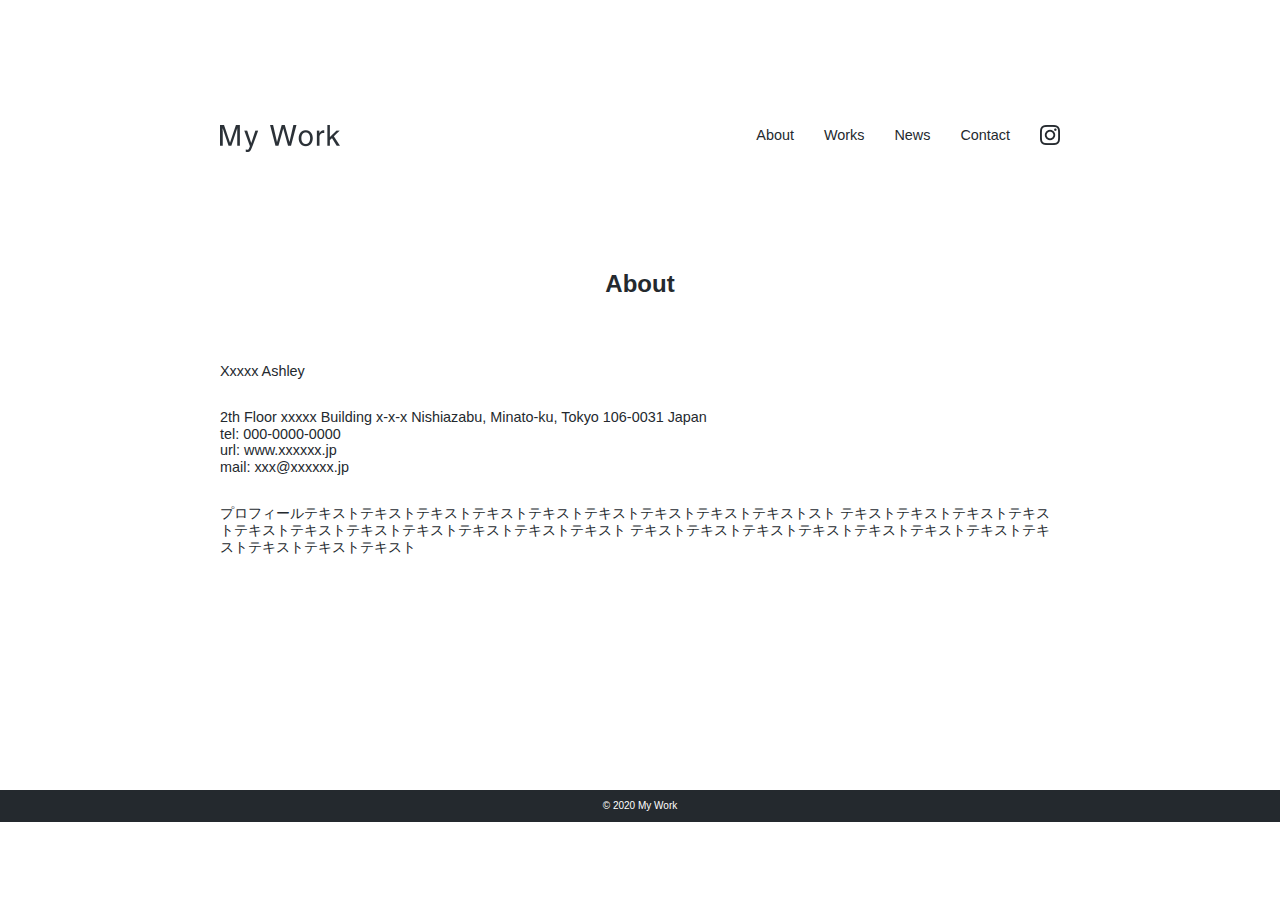
<file: about/index.html>
<!DOCTYPE html>
<html lang="ja">
  <head>
    <meta charset="UTF-8">
    <meta name="description" content="テキストテキストテキスト">
    <meta http-equiv="X-UA-Compatible" content="IE=edge">
    <meta name="viewport" content="width=device-width, initial-scale=1.0">
    <title>About | Portfolio</title>
    <link rel="stylesheet" href="../css/normalize.css">
    <link rel="stylesheet" href="../css/base.css">
    <link rel="stylesheet" href="../css/style.css">
  </head>
  <body>
    <!--// header -->
    <header class="wrapper">
      <h1 class="header_logo">
        <a href="../index.html"><img src="../img/logo.png" alt="My Work"></a>
      </h1>
      <nav class="header_nav">
        <ul class="nav_list">
          <li class="nav_item"><a href="index.html">About</a></li>
          <li class="nav_item"><a href="../works/index.html">Works</a></li>
          <li class="nav_item"><a href="../news/index.html">News</a></li>
          <li class="nav_item"><a href="../contact/index.html">Contact</a></li>
          <li class="nav_item icon"><a href="#" target="_blank"><img src="../img/icon_instagram.png" alt="インスタグラム"></a></li>
        </ul>
      </nav>
    </header>
    <!-- header //-->
    <!-- // about -->
    <section class="about" id="about">
      <div class="wrapper">
        <h2 class="section_title">About</h2>
        <p>Xxxxx Ashley</p>
        <address>
        <ul>
          <li>2th Floor xxxxx Building x-x-x Nishiazabu, Minato-ku, Tokyo 106-0031 Japan</li>
          <li>tel: 000-0000-0000</li>
          <li>url: www.xxxxxx.jp</li>
          <li>mail: xxx@xxxxxx.jp</li>
        </ul>
        </address>
        <p>
          プロフィールテキストテキストテキストテキストテキストテキストテキストテキストテキストスト
          テキストテキストテキストテキストテキストテキストテキストテキストテキストテキストテキスト
          テキストテキストテキストテキストテキストテキストテキストテキストテキストテキストテキスト
        </p>
      </div>
    </section>
    <!-- about //-->
    <!--// footer -->
    <footer>
      <p>&copy; 2020 My Work</p>
    </footer>
    <!-- footer //-->
  </body>
</html>
</file>
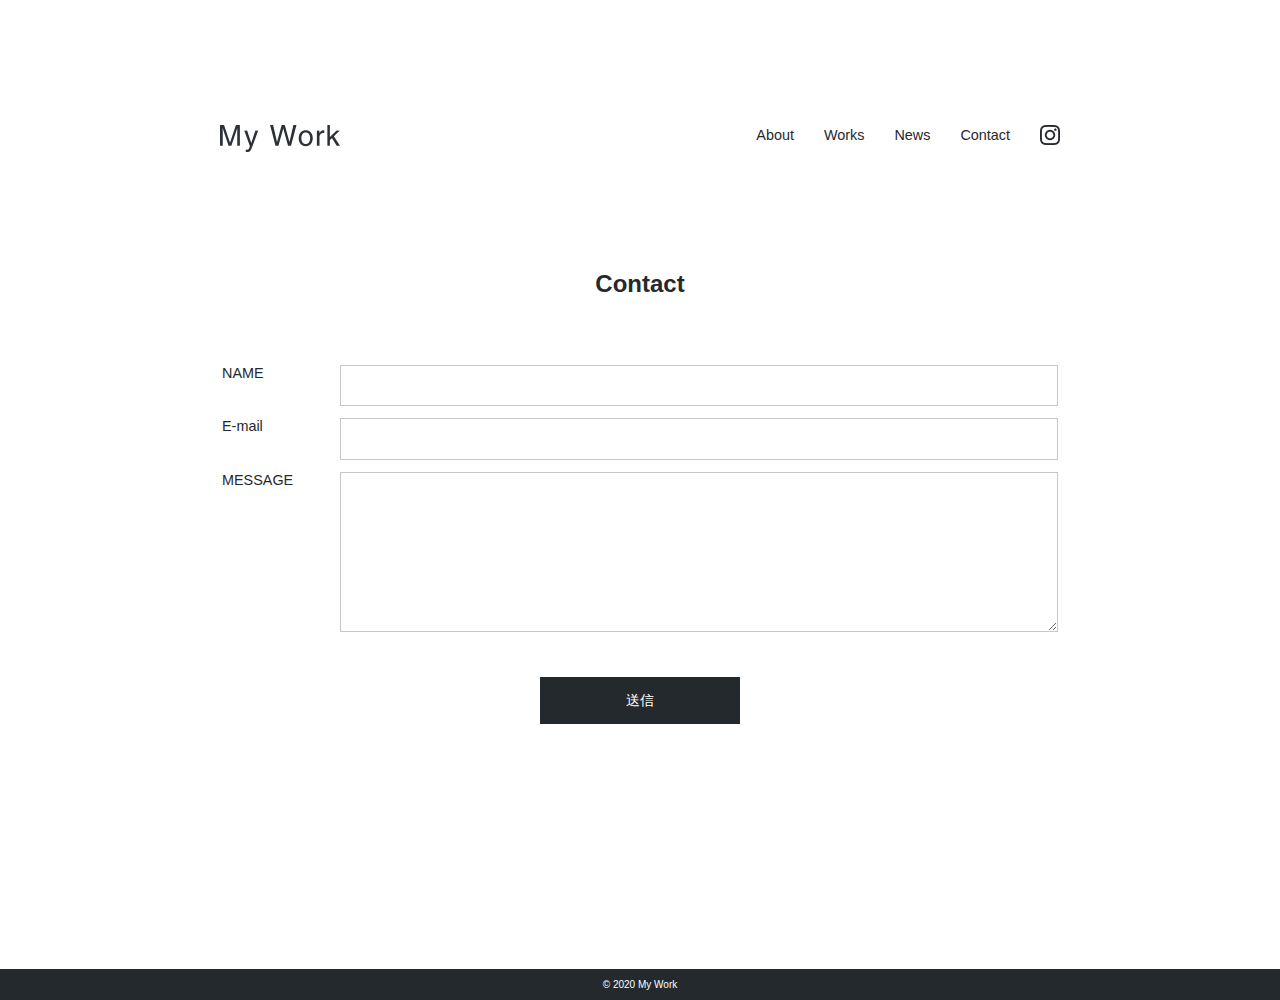
<file: contact/index.html>
<!DOCTYPE html>
<html lang="ja">
  <head>
    <meta charset="UTF-8">
    <meta name="description" content="テキストテキストテキスト">
    <meta http-equiv="X-UA-Compatible" content="IE=edge">
    <meta name="viewport" content="width=device-width, initial-scale=1.0">
    <title>Contact | Portfolio</title>
    <link rel="stylesheet" href="../css/normalize.css">
    <link rel="stylesheet" href="../css/base.css">
    <link rel="stylesheet" href="../css/style.css">
  </head>
  <body>
    <!--// header -->
    <header class="wrapper">
      <h1 class="header_logo">
        <a href="../index.html"><img src="../img/logo.png" alt="My Work"></a>
      </h1>
      <nav class="header_nav">
        <ul class="nav_list">
          <li class="nav_item"><a href="../about/index.html">About</a></li>
          <li class="nav_item"><a href="index.html">Works</a></li>
          <li class="nav_item"><a href="../news/index.html">News</a></li>
          <li class="nav_item"><a href="../contact/index.html">Contact</a></li>
          <li class="nav_item icon"><a href="#" target="_blank"><img src="../img/icon_instagram.png" alt="インスタグラム"></a></li>
        </ul>
      </nav>
    </header>
    <!-- header //-->
    <!--// contact -->
    <section class="contact" id="contact">
      <div class="wrapper">
        <h2 class="section_title">Contact</h2>
        <form action="#" method="post">
        <table>
          <tr>
            <th><label for="name">NAME</label></th>
            <td><input type="text" id="name" name="name"></td>
          </tr>
          <tr>
            <th><label for="email">E-mail</label></th>
            <td><input type="email" id="email" name="email"></td>
          </tr>
          <tr>
            <th><label for="message">MESSAGE</label></th>
            <td><textarea id="message" name="message"></textarea></td>
          </tr>
        </table>
        <div class="btn_area">
          <button type="submit" class="contact_btn">送信</button>
        </div>
      </form>
      </div>
    </section >
    <!-- contact //-->
    <!--// footer -->
    <footer>
      <p>&copy; 2020 My Work</p>
    </footer>
    <!-- footer //-->
  </body>
</html>
</file>
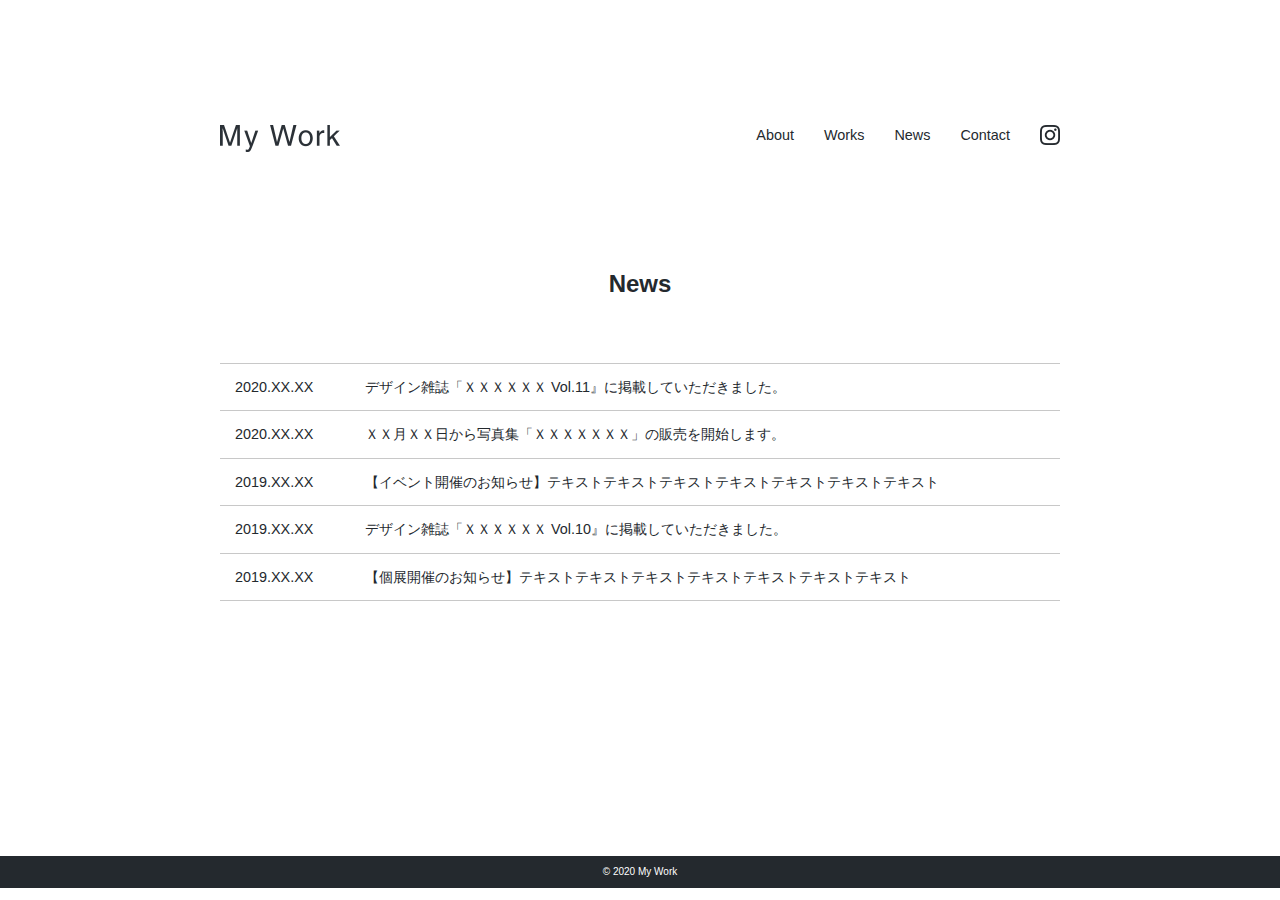
<file: news/index.html>
<!DOCTYPE html>
<html lang="ja">
  <head>
    <meta charset="UTF-8">
    <meta name="description" content="テキストテキストテキスト">
    <meta http-equiv="X-UA-Compatible" content="IE=edge">
    <meta name="viewport" content="width=device-width, initial-scale=1.0">
    <title>News | Portfolio</title>
    <link rel="stylesheet" href="../css/normalize.css">
    <link rel="stylesheet" href="../css/base.css">
    <link rel="stylesheet" href="../css/style.css">
  </head>
  <body>
    <!--// header -->
    <header class="wrapper">
      <h1 class="header_logo">
        <a href="../index.html"><img src="../img/logo.png" alt="My Work"></a>
      </h1>
      <nav class="header_nav">
        <ul class="nav_list">
          <li class="nav_item"><a href="../about/index.html">About</a></li>
          <li class="nav_item"><a href="../works/index.html">Works</a></li>
          <li class="nav_item"><a href="index.html">News</a></li>
          <li class="nav_item"><a href="../contact/index.html">Contact</a></li>
          <li class="nav_item icon"><a href="#" target="_blank"><img src="../img/icon_instagram.png" alt="インスタグラム"></a></li>
        </ul>
      </nav>
    </header>
    <!-- header //-->
    <!--// news -->
    <section class="news" id="news">
      <div class="wrapper">
        <h2 class="section_title">News</h2>
          <dl>
            <dt>2020.XX.XX</dt>
            <dd><a href="#">デザイン雑誌「ＸＸＸＸＸＸ Vol.11』に掲載していただきました。</a></dd>
            <dt>2020.XX.XX</dt>
            <dd><a href="#">ＸＸ月ＸＸ日から写真集「ＸＸＸＸＸＸＸ」の販売を開始します。</a></dd>
            <dt>2019.XX.XX</dt>
            <dd><a href="#">【イベント開催のお知らせ】テキストテキストテキストテキストテキストテキストテキスト</a></dd>
            <dt>2019.XX.XX</dt>
            <dd><a href="#">デザイン雑誌「ＸＸＸＸＸＸ Vol.10』に掲載していただきました。</a></dd>
            <dt>2019.XX.XX</dt>
            <dd><a href="#">【個展開催のお知らせ】テキストテキストテキストテキストテキストテキストテキスト</a></dd>
          </dl>
        </div>
    </section>
    <!-- news //-->

    <!--// footer -->
    <footer>
      <p>&copy; 2020 My Work</p>
    </footer>
    <!-- footer //-->
  </body>
</html>
</file>
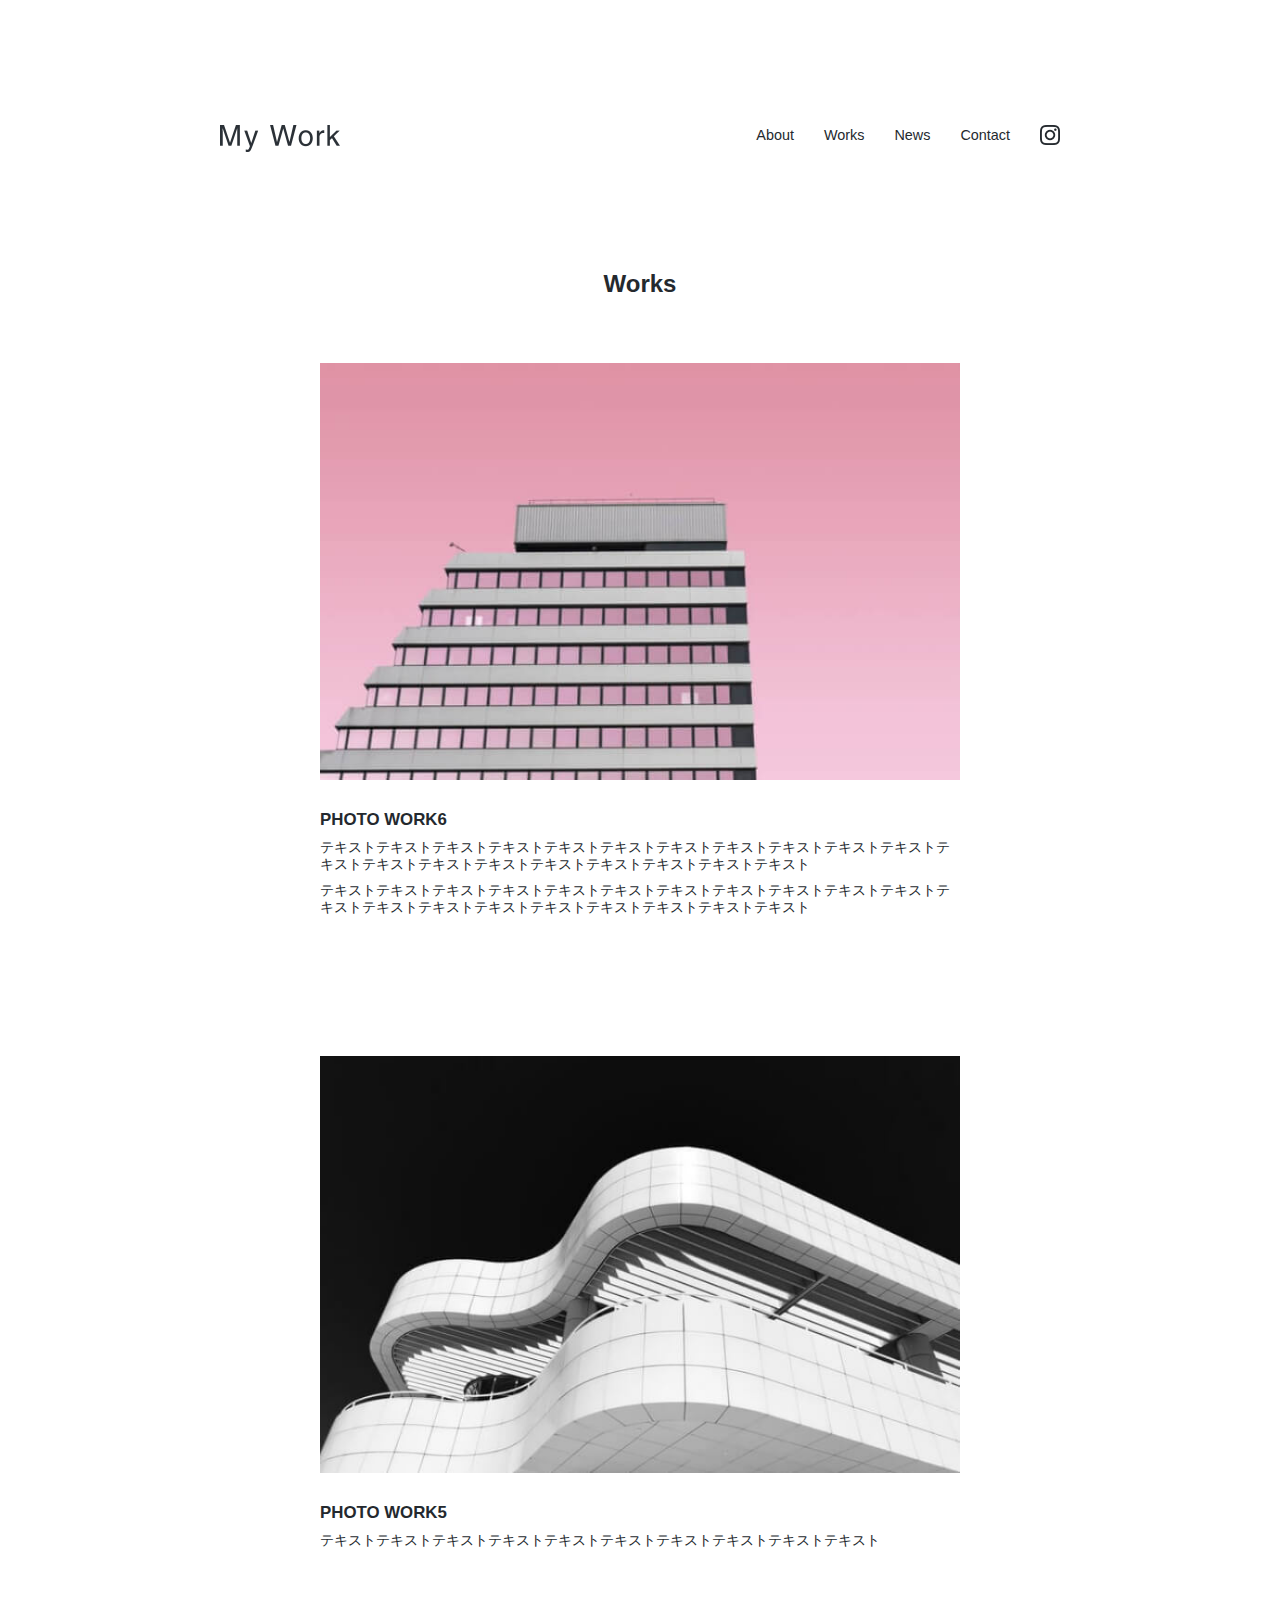
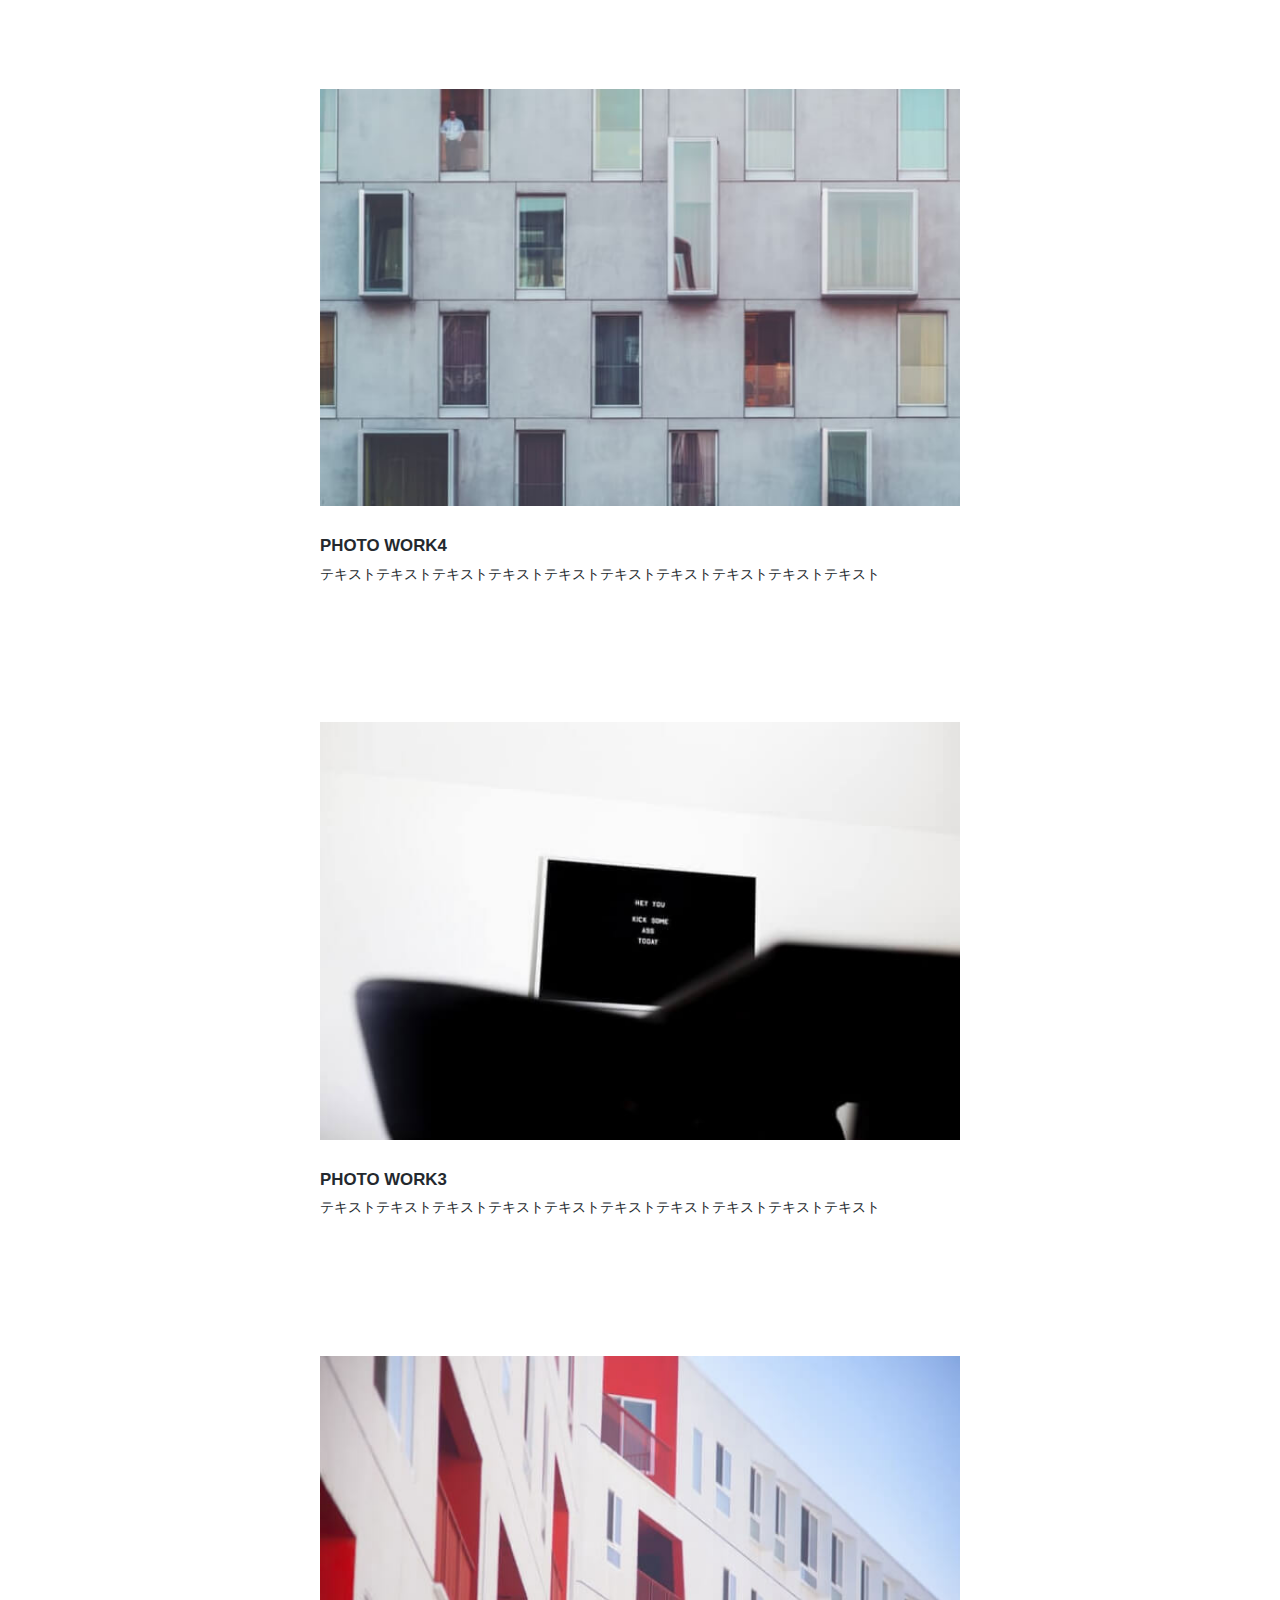
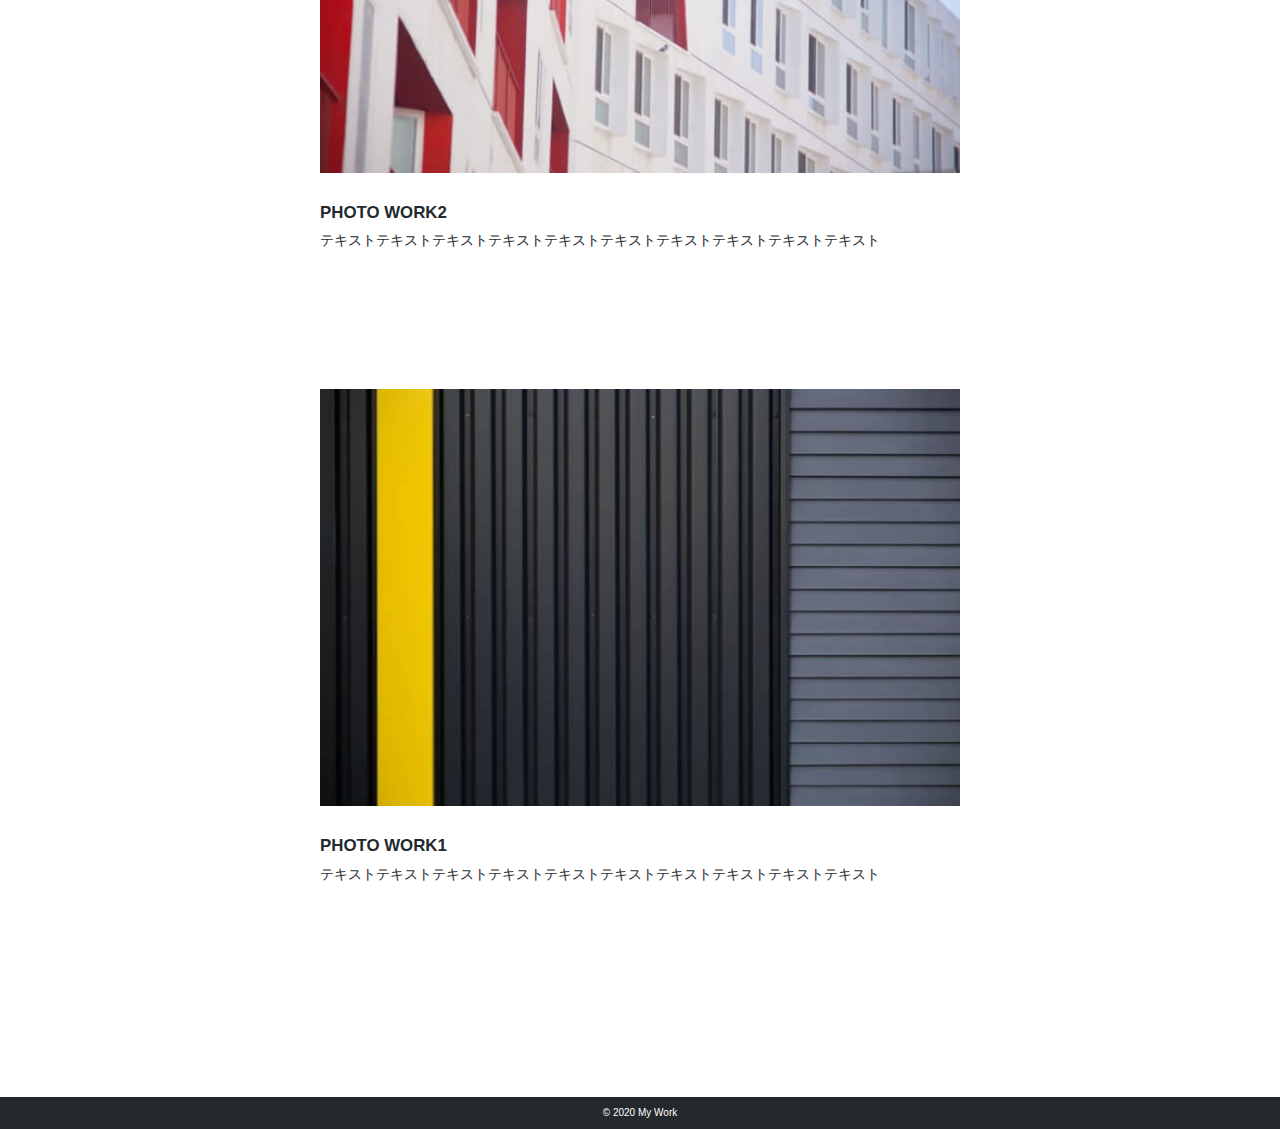
<file: works/index.html>
<!DOCTYPE html>
<html lang="ja">
  <head>
    <meta charset="UTF-8">
    <meta name="description" content="テキストテキストテキスト">
    <meta http-equiv="X-UA-Compatible" content="IE=edge">
    <meta name="viewport" content="width=device-width, initial-scale=1.0">
    <title>Works | Portfolio</title>
    <link rel="stylesheet" href="../css/normalize.css">
    <link rel="stylesheet" href="../css/base.css">
    <link rel="stylesheet" href="../css/style.css">
  </head>
  <body>
    <!--// header -->
    <header class="wrapper">
      <h1 class="header_logo">
        <a href="../index.html"><img src="../img/logo.png" alt="My Work"></a>
      </h1>
      <nav class="header_nav">
        <ul class="nav_list">
          <li class="nav_item"><a href="../about/index.html">About</a></li>
          <li class="nav_item"><a href="index.html">Works</a></li>
          <li class="nav_item"><a href="../news/index.html">News</a></li>
          <li class="nav_item"><a href="../contact/index.html">Contact</a></li>
          <li class="nav_item icon"><a href="#" target="_blank"><img src="../img/icon_instagram.png" alt="インスタグラム"></a></li>
        </ul>
      </nav>
    </header>
    <!-- header //-->
    <!--// works -->
    <section class="works" id="works">
      <div class="wrapper">
        <h2 class="section_title">Works</h2>
          <ul class="photo_list">
            <li>
              <div class="works_img">
                <img src="../img/img_works_06.jpg" alt="テキスト">
              </div>
              <div class="works_text">
                <h3>PHOTO WORK6</h3>
                <p>テキストテキストテキストテキストテキストテキストテキストテキストテキストテキストテキストテキストテキストテキストテキストテキストテキストテキストテキストテキスト</p>
                <p>テキストテキストテキストテキストテキストテキストテキストテキストテキストテキストテキストテキストテキストテキストテキストテキストテキストテキストテキストテキスト</p>
              </div>
            </li>
            <li>
              <div class="works_img">
                <img src="../img/img_works_05.jpg" alt="テキスト">
              </div>
              <div class="works_text">
                <h3>PHOTO WORK5</h3>
                <p>テキストテキストテキストテキストテキストテキストテキストテキストテキストテキスト</p>
              </div>
            </li>
            <li>
              <div class="works_img">
                <img src="../img/img_works_04.jpg" alt="テキスト">
              </div>
              <div class="works_text">
                <h3>PHOTO WORK4</h3>
                <p>テキストテキストテキストテキストテキストテキストテキストテキストテキストテキスト</p>
              </div>
            </li>
            <li>
              <div class="works_img">
                <img src="../img/img_works_03.jpg" alt="テキスト">
              </div>
              <div class="works_text">
                <h3>PHOTO WORK3</h3>
                <p>テキストテキストテキストテキストテキストテキストテキストテキストテキストテキスト</p>
              </div>
            </li>
            <li>
              <div class="works_img">
                <img src="../img/img_works_02.jpg" alt="テキスト">
              </div>
              <div class="works_text">
                <h3>PHOTO WORK2</h3>
                <p>テキストテキストテキストテキストテキストテキストテキストテキストテキストテキスト</p>
              </div>
            </li>
            <li>
              <div class="works_img">
                <img src="../img/img_works_01.jpg" alt="テキスト">
              </div>
              <div class="works_text">
                <h3>PHOTO WORK1</h3>
                <p>テキストテキストテキストテキストテキストテキストテキストテキストテキストテキスト</p>
              </div>
            </li>
          </ul>
      </div>
    </section >
    <!-- works //-->
    <!--// footer -->
    <footer>
      <p>&copy; 2020 My Work</p>
    </footer>
    <!-- footer //-->
  </body>
</html>
</file>
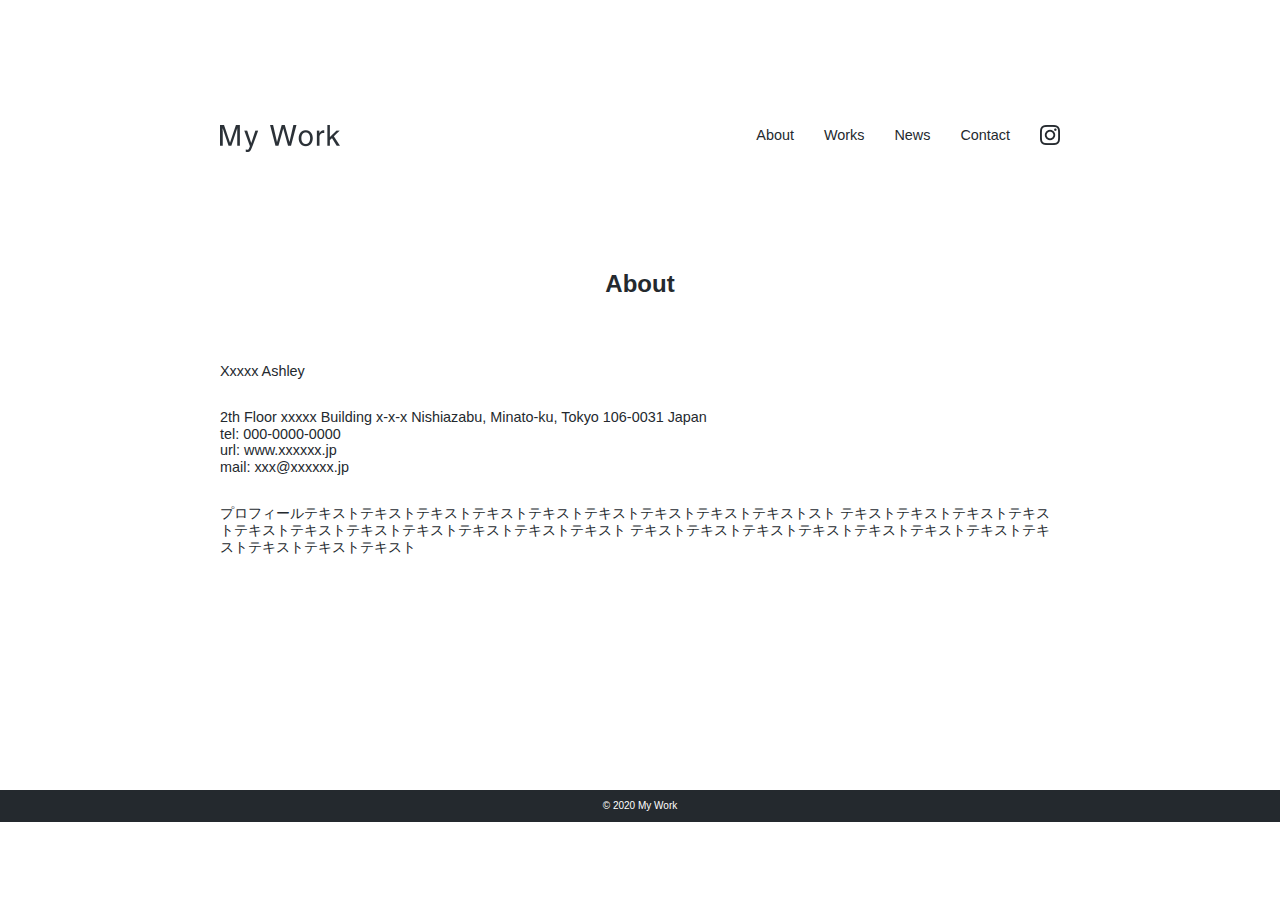
<file: about.html>
<!DOCTYPE html>
<html lang="ja">
  <head>
    <meta charset="UTF-8">
    <meta name="description" content="テキストテキストテキスト">
    <meta http-equiv="X-UA-Compatible" content="IE=edge">
    <meta name="viewport" content="width=device-width, initial-scale=1.0">
    <title>About | Portfolio</title>
    <link rel="stylesheet" href="css/normalize.css">
    <link rel="stylesheet" href="css/base.css">
    <link rel="stylesheet" href="css/style.css">
  </head>
  <body>
    <!--// header -->
    <header class="wrapper">
      <h1 class="header_logo">
        <a href="index.html"><img src="img/logo.png" alt="My Work"></a>
      </h1>
      <nav class="header_nav">
        <ul class="nav_list">
          <li class="nav_item"><a href="about.html">About</a></li>
          <li class="nav_item"><a href="works.html">Works</a></li>
          <li class="nav_item"><a href="news.html">News</a></li>
          <li class="nav_item"><a href="contact.html">Contact</a></li>
          <li class="nav_item icon"><a href="#" target="_blank"><img src="img/icon_instagram.png" alt="インスタグラム"></a></li>
        </ul>
      </nav>
    </header>
    <!-- header //-->
    <!-- // about -->
    <section class="about" id="about">
      <div class="wrapper">
        <h2 class="section_title">About</h2>
        <p>Xxxxx Ashley</p>
        <address>
        <ul>
          <li>2th Floor xxxxx Building x-x-x Nishiazabu, Minato-ku, Tokyo 106-0031 Japan</li>
          <li>tel: 000-0000-0000</li>
          <li>url: www.xxxxxx.jp</li>
          <li>mail: xxx@xxxxxx.jp</li>
        </ul>
        </address>
        <p>
          プロフィールテキストテキストテキストテキストテキストテキストテキストテキストテキストスト
          テキストテキストテキストテキストテキストテキストテキストテキストテキストテキストテキスト
          テキストテキストテキストテキストテキストテキストテキストテキストテキストテキストテキスト
        </p>
      </div>
    </section>
    <!-- about //-->
    <!--// footer -->
    <footer>
      <p>&copy; 2020 My Work</p>
    </footer>
    <!-- footer //-->
  </body>
</html>
</file>
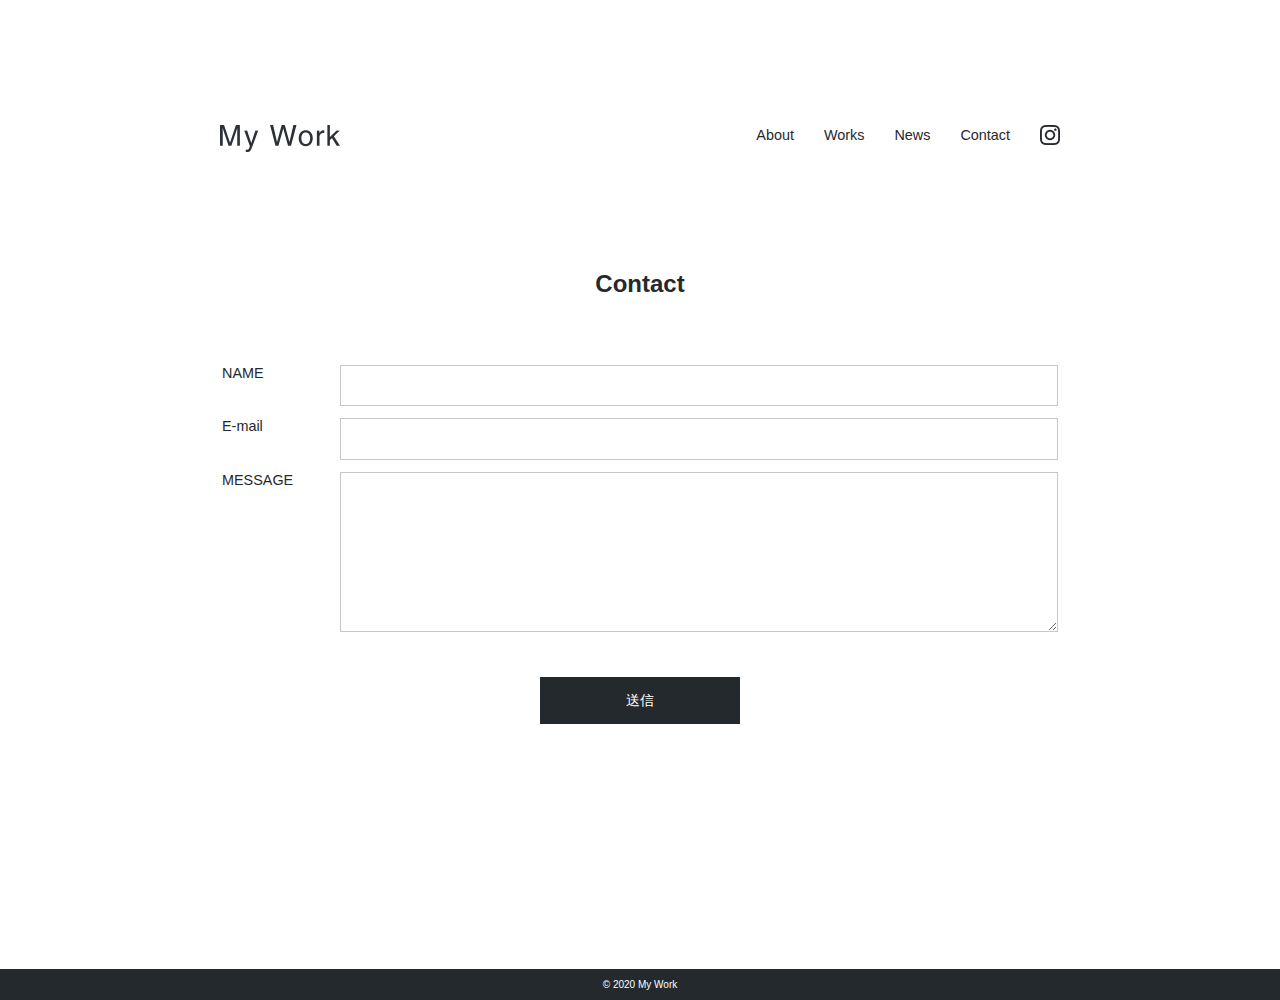
<file: contact.html>
<!DOCTYPE html>
<html lang="ja">
  <head>
    <meta charset="UTF-8">
    <meta name="description" content="テキストテキストテキスト">
    <meta http-equiv="X-UA-Compatible" content="IE=edge">
    <meta name="viewport" content="width=device-width, initial-scale=1.0">
    <title>Contact | Portfolio</title>
    <link rel="stylesheet" href="css/normalize.css">
    <link rel="stylesheet" href="css/base.css">
    <link rel="stylesheet" href="css/style.css">
  </head>
  <body>
    <!--// header -->
    <header class="wrapper">
      <h1 class="header_logo">
        <a href="index.html"><img src="img/logo.png" alt="My Work"></a>
      </h1>
      <nav class="header_nav">
        <ul class="nav_list">
          <li class="nav_item"><a href="about.html">About</a></li>
          <li class="nav_item"><a href="works.html">Works</a></li>
          <li class="nav_item"><a href="news.html">News</a></li>
          <li class="nav_item"><a href="contact.html">Contact</a></li>
          <li class="nav_item icon"><a href="#" target="_blank"><img src="img/icon_instagram.png" alt="インスタグラム"></a></li>
        </ul>
      </nav>
    </header>
    <!-- header //-->
    <!--// contact -->
    <section class="contact" id="contact">
      <div class="wrapper">
        <h2 class="section_title">Contact</h2>
        <form action="#" method="post">
        <table>
          <tr>
            <th><label for="name">NAME</label></th>
            <td><input type="text" id="name" name="name"></td>
          </tr>
          <tr>
            <th><label for="email">E-mail</label></th>
            <td><input type="email" id="email" name="email"></td>
          </tr>
          <tr>
            <th><label for="message">MESSAGE</label></th>
            <td><textarea id="message" name="message"></textarea></td>
          </tr>
        </table>
        <div class="btn_area">
          <button type="submit" class="contact_btn">送信</button>
        </div>
      </form>
      </div>
    </section >
    <!-- contact //-->
    <!--// footer -->
    <footer>
      <p>&copy; 2020 My Work</p>
    </footer>
    <!-- footer //-->
  </body>
</html>
</file>
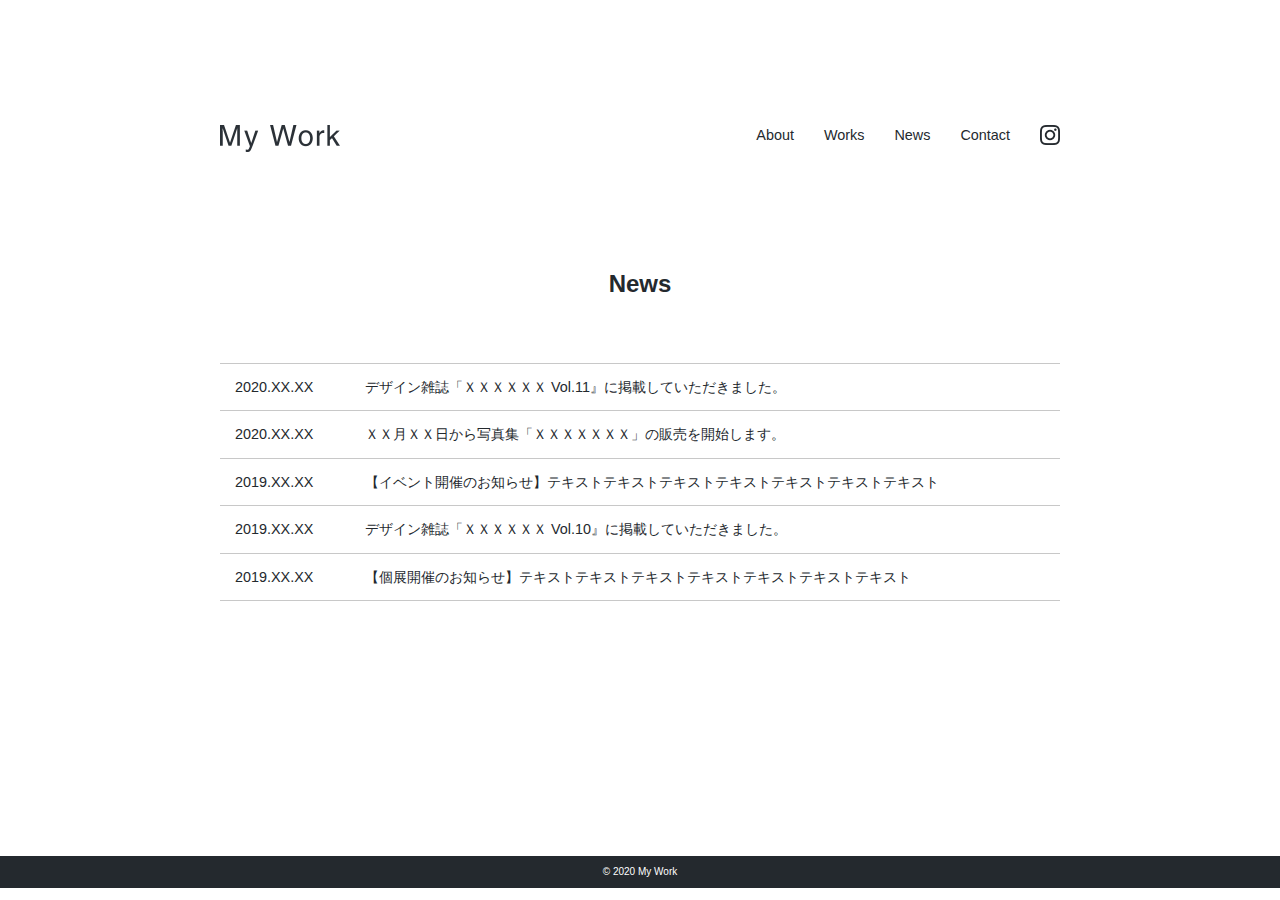
<file: news.html>
<!DOCTYPE html>
<html lang="ja">
  <head>
    <meta charset="UTF-8">
    <meta name="description" content="テキストテキストテキスト">
    <meta http-equiv="X-UA-Compatible" content="IE=edge">
    <meta name="viewport" content="width=device-width, initial-scale=1.0">
    <title>News | Portfolio</title>
    <link rel="stylesheet" href="css/normalize.css">
    <link rel="stylesheet" href="css/base.css">
    <link rel="stylesheet" href="css/style.css">
  </head>
  <body>
    <!--// header -->
    <header class="wrapper">
      <h1 class="header_logo">
        <a href="index.html"><img src="img/logo.png" alt="My Work"></a>
      </h1>
      <nav class="header_nav">
        <ul class="nav_list">
          <li class="nav_item"><a href="about.html">About</a></li>
          <li class="nav_item"><a href="works.html">Works</a></li>
          <li class="nav_item"><a href="news.html">News</a></li>
          <li class="nav_item"><a href="contact.html">Contact</a></li>
          <li class="nav_item icon"><a href="#" target="_blank"><img src="img/icon_instagram.png" alt="インスタグラム"></a></li>
        </ul>
      </nav>
    </header>
    <!-- header //-->
    <!--// news -->
    <section class="news" id="news">
      <div class="wrapper">
        <h2 class="section_title">News</h2>
          <dl>
            <dt>2020.XX.XX</dt>
            <dd><a href="#">デザイン雑誌「ＸＸＸＸＸＸ Vol.11』に掲載していただきました。</a></dd>
            <dt>2020.XX.XX</dt>
            <dd><a href="#">ＸＸ月ＸＸ日から写真集「ＸＸＸＸＸＸＸ」の販売を開始します。</a></dd>
            <dt>2019.XX.XX</dt>
            <dd><a href="#">【イベント開催のお知らせ】テキストテキストテキストテキストテキストテキストテキスト</a></dd>
            <dt>2019.XX.XX</dt>
            <dd><a href="#">デザイン雑誌「ＸＸＸＸＸＸ Vol.10』に掲載していただきました。</a></dd>
            <dt>2019.XX.XX</dt>
            <dd><a href="#">【個展開催のお知らせ】テキストテキストテキストテキストテキストテキストテキスト</a></dd>
          </dl>
        </div>
    </section>
    <!-- news //-->

    <!--// footer -->
    <footer>
      <p>&copy; 2020 My Work</p>
    </footer>
    <!-- footer //-->
  </body>
</html>
</file>
<file: css/base.css>
@charset "utf-8";

/*-------------------------------
全ページ共通スタイル
--------------------------------*/

/*=================================
共通
=================================*/
html {
  font-size: 62.5%;
}
body {
  color: #24292E;
  font-size: 1.44rem;
  font-family: Arial,"Helvetica Neue","Hiragino Kaku Gothic ProN","Hiragino Sans",sans-serif;
}
img {
  max-width: 100%;
  vertical-align: bottom;
}
li {
  list-style: none;
}
a {
  text-decoration: none;
  color: #24292E;
}
* {
  box-sizing: border-box;
  margin:0; 
  padding:0;
}
a:hover {
  opacity: 0.6;
  transition: 600ms;
}
.wrapper {
  max-width: 960px;
  margin: 0 auto;
  padding: 0 4%;
}
.section_title {
  text-align: center;
  font-size: 2.4rem;
  margin-bottom: 65px;
}
.more {
  display: block;
  text-align: center;
  text-decoration: underline;
}
@media screen and (max-width: 750px) {
  .section_title {
    margin: 40px 0;
  }
}

@media screen and (min-width: 1280px) {
  .wrapper {
    padding: 0 60px;
  }
}

/*=================================
header
=================================*/
header {
  height: 270px;
  display: flex;
  justify-content: space-between;
  align-items: center;
}
.header_logo {
  width: 120px;
}
.nav_list {
  display: flex;
  align-items: center;
}
.nav_item {
  margin-left: 30px;
}
.icon {
  width: 20px;
}

@media screen and (max-width: 750px) {
  header {
    flex-direction: column;
    justify-content: normal;
    height: auto;
  }
  .header_logo {
    margin: 20px 0 0;
  }
  .nav_item {
    font-size: 1.28rem;
    margin-left: 20px;
    padding: 10px 0;
  }
}

/*=================================
footer
=================================*/
footer {
  background-color: #24292E;
  color: #fff;
  text-align: center;
  padding: 10px 0;
  font-size: 1rem;
}
</file>
<file: css/style.css>
@charset "utf-8";

/*-------------------------------
各ページのスタイル
--------------------------------*/

/*=============================
aboutページのスタイル
==============================*/
.about {
  margin-bottom: 235px;
}
.about address {
  font-style: normal;
}
.about p, address {
  margin-bottom: 30px;
}
.about p:last-child {
  margin-bottom: 0;
}

@media screen and (max-width: 750px) {
  .about {
    margin-top: 40px;
  }
}

/*=============================
worksページのスタイル
==============================*/
.works {
  margin-bottom: 215px;
}
.works .photo_list {
  max-width: 640px;
  margin: 0 auto;
}
.works .photo_list li {
  margin-bottom: 140px;
}
.works .photo_list li .works_img {
  margin-bottom: 30px;
}
.works .photo_list li .works_img img {
  width: 100%;
}
.works_text h3 {
  margin-bottom: 10px;
}
.works_text p {
  margin-bottom: 10px;
}

/*=============================
newsページのスタイル
==============================*/
.news {
  margin-bottom: 255px;
}
.news dl {
  display: flex;
  flex-wrap: wrap;
  border-top: 1px solid #C8C8C8;
}

.news dt {
  width: calc(130/840*100%);
  border-bottom: 1px solid #C8C8C8;
  padding: 15px;
}
.news dd {
  width: calc(710/840*100%);
  border-bottom: 1px solid #C8C8C8;
  padding: 15px;
}

@media screen and (max-width: 750px) {
  .news dl {
    flex-direction: column;
    margin-bottom: 255px;
  }
  .news dt {
    width: 100%;
    border-bottom:  0;
    padding-bottom: 0;
  }
  .news dd {
    width: 100%;
    padding-top: 0;
  }
}

/*=============================
contactページのスタイル
==============================*/
.contact {
  margin-bottom: 245px;
}
.contact table {
  width: 100%;
  margin-bottom: 30px;
}
.contact th {
  width: calc(117/840*100%);
  text-align: left;
  vertical-align: top;
  font-weight: normal;
}
.contact td {
  width: calc(723/840*100%);
}
.contact input,
.contact textarea {
  width: 100%;
  margin-bottom: 10px;
  border: 1px solid #C8C8C8;
  padding: 0.8em;
}
.contact textarea {
  height: 160px;
}
.contact .btn_area {
  text-align: center;
}
.contact .contact_btn {
  width: 200px;
  padding: 15px 85px;
  background-color: #24292E;
  color: #fff;
  border: none;
}
.contact .contact_btn:hover {
  background-color: rgba(36,41,46,0.6);
  transition: 600ms;
}

@media screen and (max-width: 750px) {
  .contact th,
  .contact td {
    display: block;
    width: 100%;
  }
}
</file>
